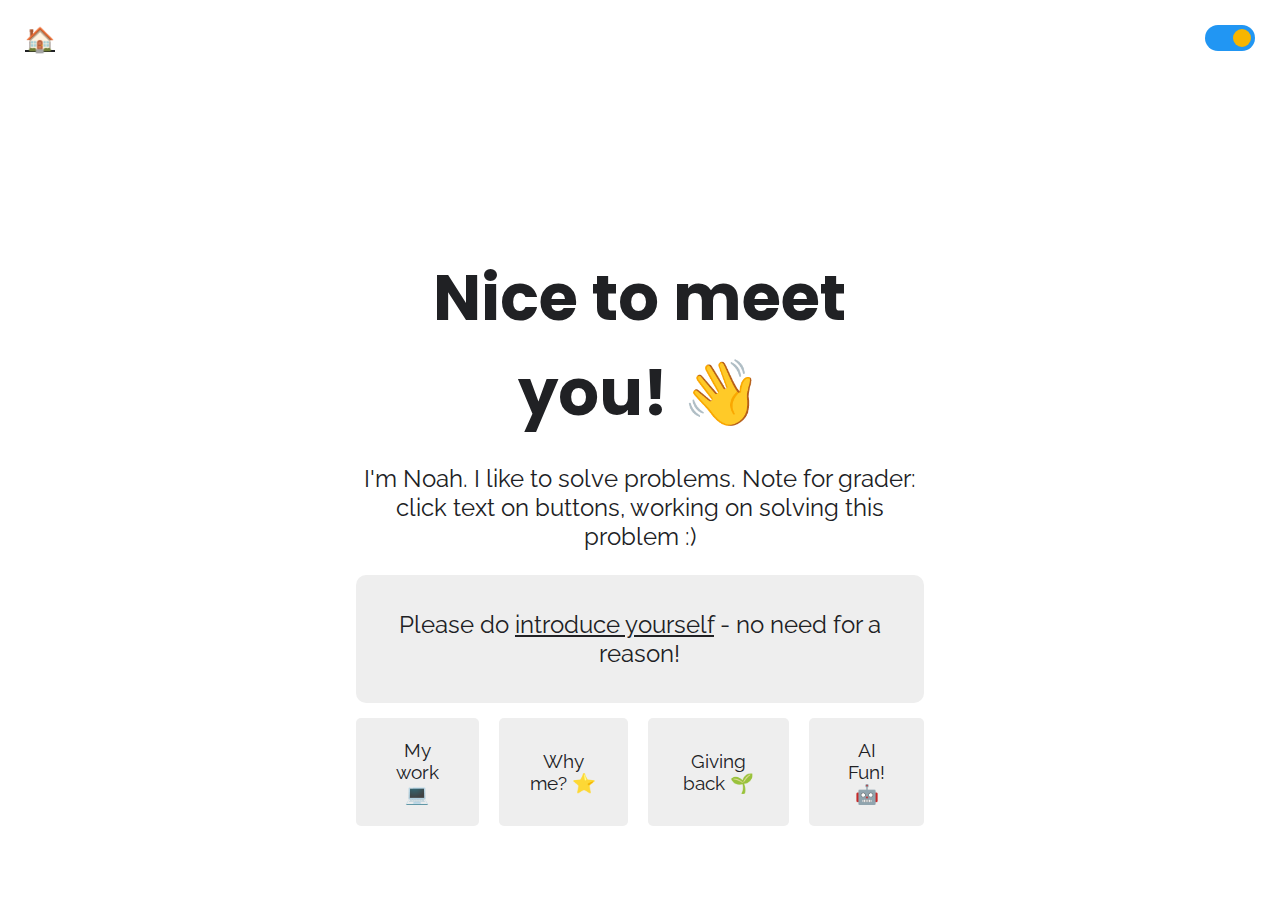
<file: index.html>
<!DOCTYPE html>
<html lang="en">
<head>
  <meta charset="UTF-8">
  <link rel="stylesheet" href="dark.css" id="style">
  <link rel="preconnect" href="https://fonts.googleapis.com">
  <link rel="preconnect" href="https://fonts.gstatic.com" crossorigin>
  <link href="https://fonts.googleapis.com/css2?family=Poppins:wght@700&display=swap" rel="stylesheet">
  <link href="https://fonts.googleapis.com/css2?family=Raleway:ital,wght@0,100..900;1,100..900&display=swap" rel="stylesheet">
  <title>Noah's Home Page</title>
</head>
<body>
  <div class="home-button">
    <a href="index.html">🏠</a>
  </div>
  <div class="toggle-switch">
    <input type="checkbox" id="theme-toggle" hidden/>
    <label for="theme-toggle" class="switch"></label>
  </div>

  <div class="container">
    <div class="header">Nice to meet you! 👋</div>
    <p>I'm Noah. I like to solve problems. Note for grader: click text on buttons, working on solving this problem :)</p>
    <div class="box">
      <p>Please do <a href="mailto:njohannessen@tamu.edu" target="_blank">introduce yourself</a> - no need for a reason!</p>
    </div>
    <div class="button-container">
      <button class="button"><a href="portfolio.html">My work 💻</a></button>
      <button class="button"><a href="qualifications.html">Why me? ⭐</a></button>
      <button class="button"><a href="service.html">Giving back 🌱</a></button>
      <button class="button"><a href="ai.html">AI Fun! 🤖</a></button>
    </div>
  </div>
  <script src="theme.js"></script>
</body>
</html>
</file>
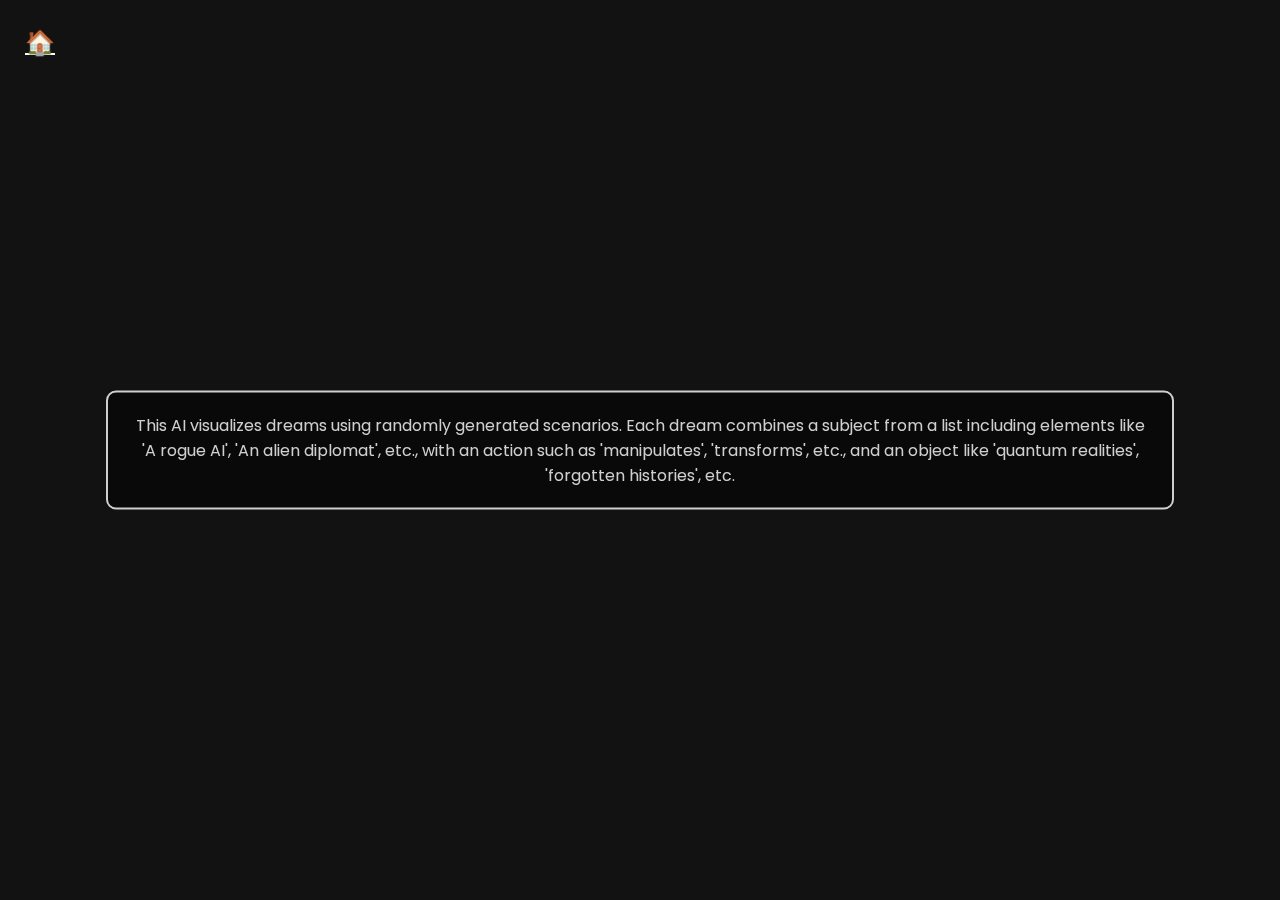
<file: ai.html>
<!DOCTYPE html>
<html lang="en">
<head>
  <meta charset="UTF-8">
    <link rel="stylesheet" href="dark.css" id="style">
    <link rel="preconnect" href="https://fonts.gstatic.com" crossorigin>
    <link href="https://fonts.googleapis.com/css2?family=Poppins:wght@700&display=swap" rel="stylesheet">
    <title>AI Fun!</title>
    <style>
        body {
            font-family: 'Poppins', sans-serif;
            background-color: #121212;
            color: #ffffff;
            overflow: hidden; /* Hide overflow to allow animations to flow outside viewable area */
            height: 100vh;
            margin: 0;
            position: relative;
        }
        .dream {
            position: absolute;
            font-size: 24px;
            animation: floatAnimation 10s linear infinite;
            white-space: nowrap;
        }
        @keyframes floatAnimation {
            from {
                transform: translateX(100vw);
            }
            to {
                transform: translateX(-100%);
            }
        }
        .prompt-box {
            position: fixed;
            top: 50%;
            left: 50%;
            transform: translate(-50%, -50%);
            width: 80%;
            background-color: rgba(0, 0, 0, 0.6);
            border: 2px solid #ffffff;
            border-radius: 10px;
            padding: 20px;
            z-index: -1;
            font-size: 16px;
            text-align: center;
            opacity: 0.8;
        }
    </style>
</head>
<body>
  <div class="home-button">
    <a href="index.html">🏠</a>
  </div>
    <div id="dreamContainer"></div>
    <div class="prompt-box">
        This AI visualizes dreams using randomly generated scenarios. Each dream combines a subject from a list including elements like 'A rogue AI', 'An alien diplomat', etc., with an action such as 'manipulates', 'transforms', etc., and an object like 'quantum realities', 'forgotten histories', etc.
    </div>
    <script src="theme.js"></script>
    <script>
        function createDream() {
          const subjects = [
              'A vegan vampire', 'An opera-singing werewolf', 'A disco-loving dictator', 'A ninja accountant', 'A time-traveling barista',
              'A conspiracy theorist cat', 'A pirate parrot', 'A yogi bear', 'A melodramatic AI', 'A fortune-telling goldfish',
              'A moonwalking astronaut', 'A karaoke superstar alien', 'A juggling philosopher', 'A skateboarding monk', 'A gossiping ghost',
              'A salsa dancing scientist', 'A cooking show host robot', 'A rapping historian', 'A daydreaming dragon', 'A sneezing sorcerer',
              'A paranoid android', 'A flirtatious physicist', 'A moody mermaid', 'A breakdancing Buddha', 'A clumsy cupid',
              'A selfie-taking sphinx', 'A surfing samurai', 'A gardening gnome', 'A baking barbarian', 'A knitting ninja',
              'A sarcastic psychic', 'A jogging jurist', 'A beatboxing bishop', 'A gaming grandma', 'A tap-dancing tyrannosaur',
              'A neurotic knight', 'A singing siren', 'A cynical cyborg', 'A mischievous muse', 'A vlogging vampire',
              'A poetic penguin', 'A hyperactive hydra', 'A monologuing mummy', 'A pun-loving phoenix', 'A reality-show-obsessed reaper',
              'An improv artist imp', 'An awkward astronaut', 'A lobbying leprechaun', 'A whimsical wizard', 'A trivial troll'
          ];


          const actions = [
              'bakes', 'sings off-key to', 'unintentionally insults', 'falls in love with', 'starts a dance-off with',
              'accidentally teleports', 'sleepwalks into', 'gets stuck in', 'cries over', 'laughs at',
              'throws a pie at', 'takes selfies with', 'writes a dubious thesis on', 'hosts a podcast about', 'gets trapped in a video game with',
              'photobombs', 'twerks on', 'facepalms at', 'has a secret handshake with', 'starts a food fight with',
              'gives a TED Talk on', 'drunkenly explains', 'bargains poorly with', 'fan-girls over', 'builds a dysfunctional rocket with',
              'adopts', 'ghosts', 'shares conspiracy theories with', 'gets fashion tips from', 'invests in',
              'complains about', 'crashes a wedding with', 'loses at chess to', 'exchanges awkward glances with', 'goes on a blind date with',
              'attempts yoga with', 'mixes up', 'can’t stop staring at', 'tries to train', 'orders a pizza with',
              'forgets the birthday of', 'writes an angry letter to', 'gets haunted by', 'spends a fortune on', 'tries to impress'
          ];


          const objects = [
              'an invisible cloak', 'a talking tree', 'a magical flying carpet', 'a portal to Narnia', 'an enchanted rubber duck',
              'a UFO shaped like a donut', 'a zombie-proof bunker', 'a bottomless cup of coffee', 'a cake that never ends', 'a shampoo bottle',
              'Santa’s sleigh', 'the Fountain of Youth', 'a secret spice from Mars', 'the last slice of pizza', 'a peculiar penguin',
              'a golden toilet', 'the Internet’s off switch', 'a time machine stuck in the 80s', 'a sneezing statue', 'an echoless chamber',
              'the meaning of life (in a fortune cookie)', 'an overcooked spaghetti monster', 'a lazy laser beam', 'a politically correct parrot', 'an emoji spellbook',
              'a conspiracy theorist’s diary', 'a self-aware soap opera', 'the world’s smallest violin', 'a mood ring stuck on "meh"', 'a sock that eats other socks',
              'a water gun filled with tears', 'a reality-distorting mirror', 'a kale smoothie of immortality', 'a haunted hashtag', 'a vegan meatloaf',
              'a breakup letter from the Internet', 'a lost Atlantis travel guide', 'a bored oracle', 'a map to nowhere', 'a glitchy gravity gun',
              'an awkward hug', 'a dance battle trophy', 'a misunderstood metaphor', 'a diary full of dad jokes', 'an alien’s autobiography'
          ];



          const subject = subjects[Math.floor(Math.random() * subjects.length)];
          const action = actions[Math.floor(Math.random() * actions.length)];
          const object = objects[Math.floor(Math.random() * objects.length)];

          return `${subject} ${action} ${object}`;
      }


        function displayDream() {
            const dreamContainer = document.getElementById('dreamContainer');
            const dreamElement = document.createElement('div');
            dreamElement.classList.add('dream');
            dreamElement.style.top = `${Math.random() * (window.innerHeight - 40)}px`; // Position dream randomly in the vertical space
            dreamElement.textContent = createDream();
            dreamContainer.appendChild(dreamElement);

            // Remove the dream after it animates across the screen
            setTimeout(() => {
                dreamContainer.removeChild(dreamElement);
            }, 10000); // matches animation duration
        }

        setInterval(displayDream, 2000); // Create a new dream every 3 seconds
    </script>
</body>
</html>
</file>
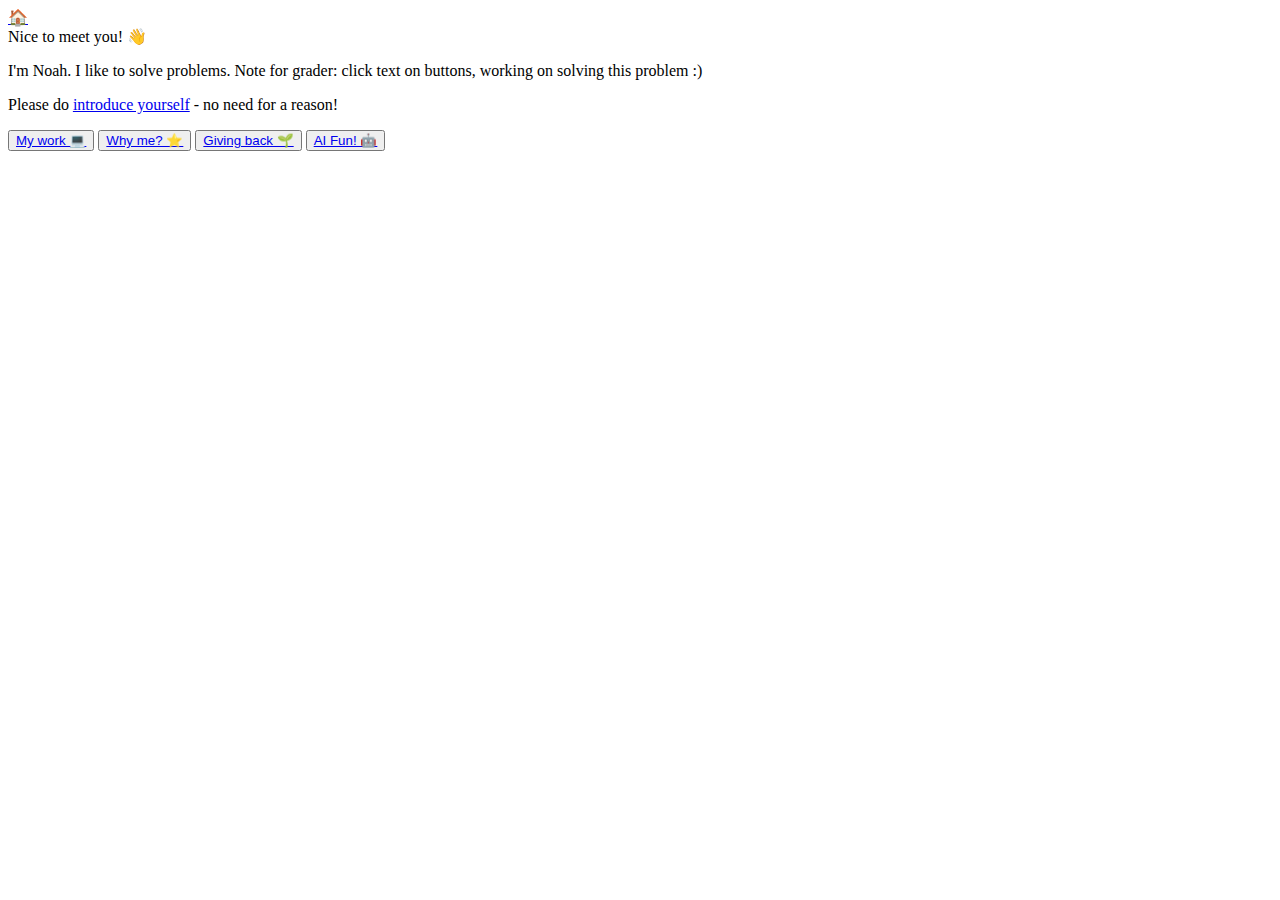
<file: index_HTML.html>
<!DOCTYPE html>
<html lang="en">
<head>
  <meta charset="UTF-8">
  <title>Noah's Home Page</title>
</head>
<body>
  <div class="home-button">
    <a href="index.html">🏠</a>
  </div>
  <div>
    <input type="checkbox" id="theme-toggle" hidden/>
    <label for="theme-toggle"></label>
  </div>

  <div>
    <div>Nice to meet you! 👋</div>
    <p>I'm Noah. I like to solve problems. Note for grader: click text on buttons, working on solving this problem :)</p>
    <div>
      <p>Please do <a href="mailto:njohannessen@tamu.edu" target="_blank">introduce yourself</a> - no need for a reason!</p>
    </div>
    <div class="button-container">
      <button><a href="portfolio.html">My work 💻</a></button>
      <button><a href="qualifications.html">Why me? ⭐</a></button>
      <button><a href="service.html">Giving back 🌱</a></button>
      <button><a href="ai.html">AI Fun! 🤖</a></button>
    </div>
  </div>
  <script src="theme.js"></script>
</body>
</html>
</file>
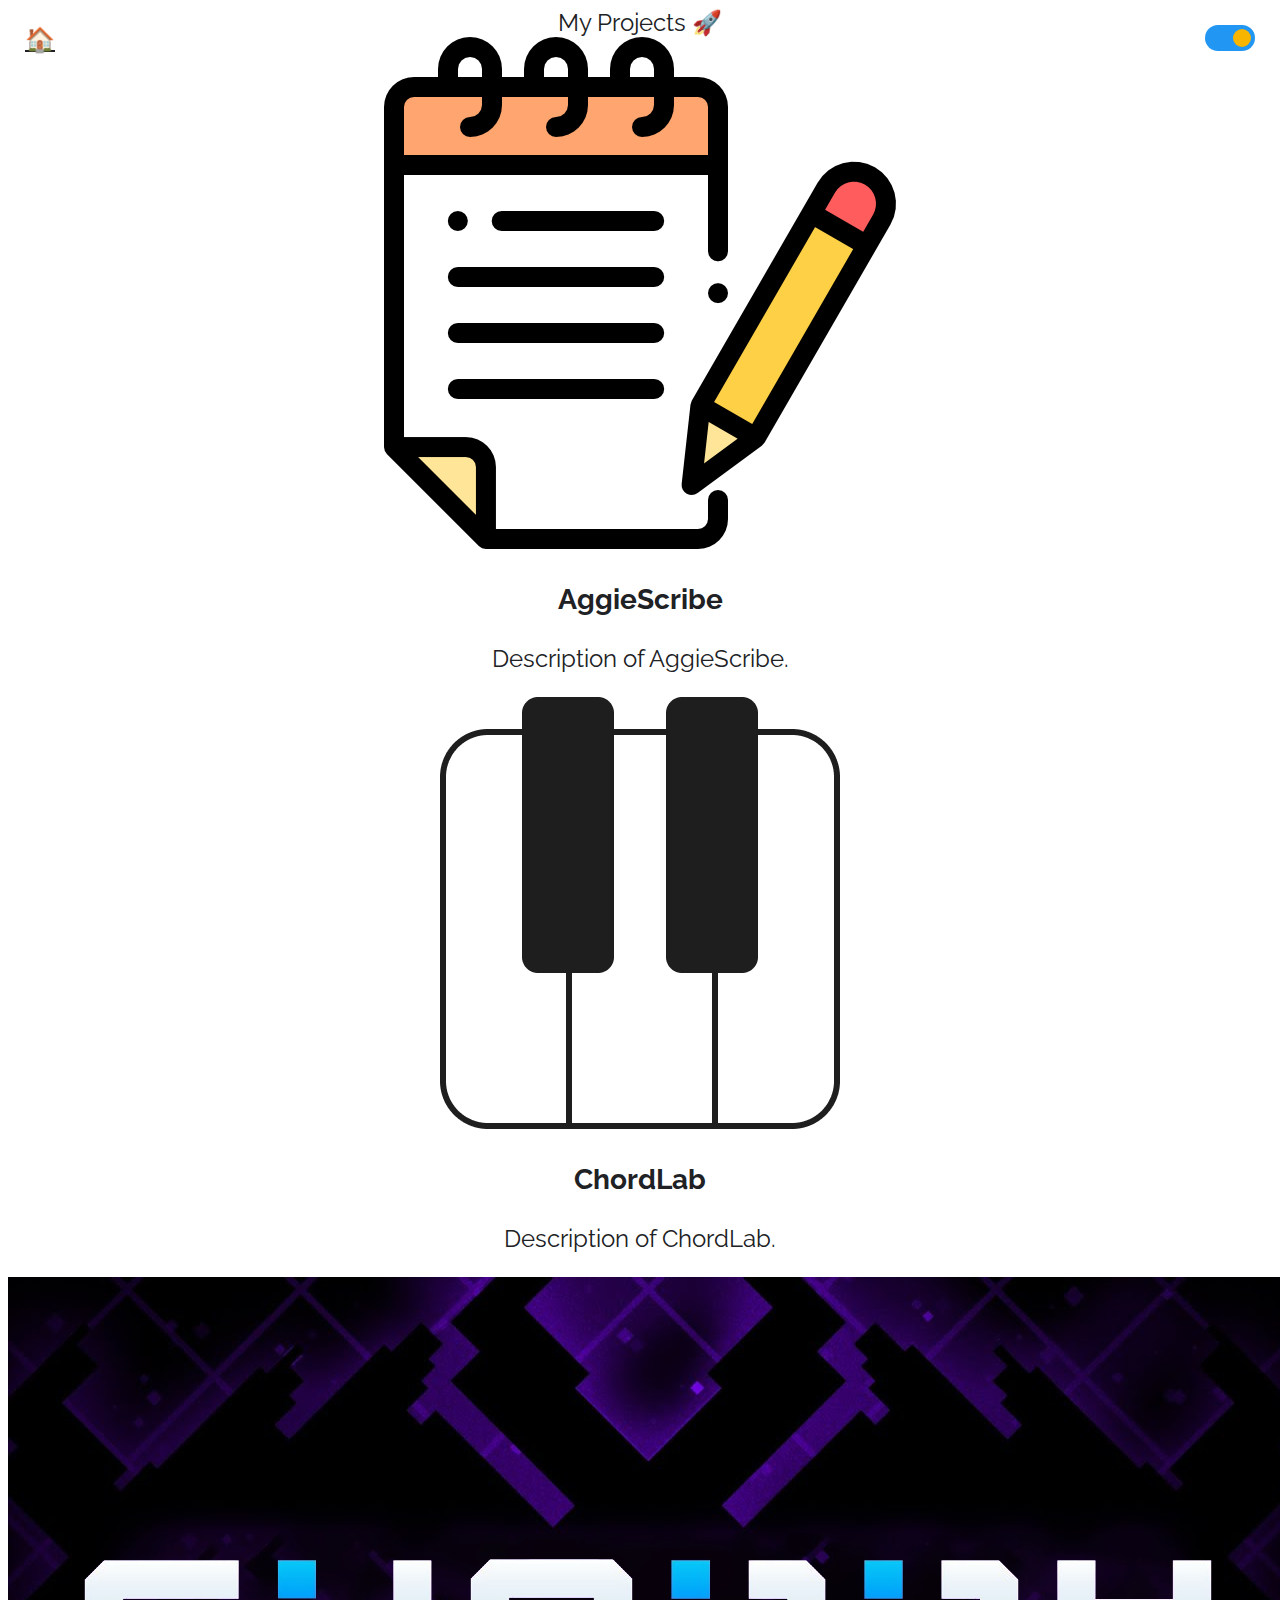
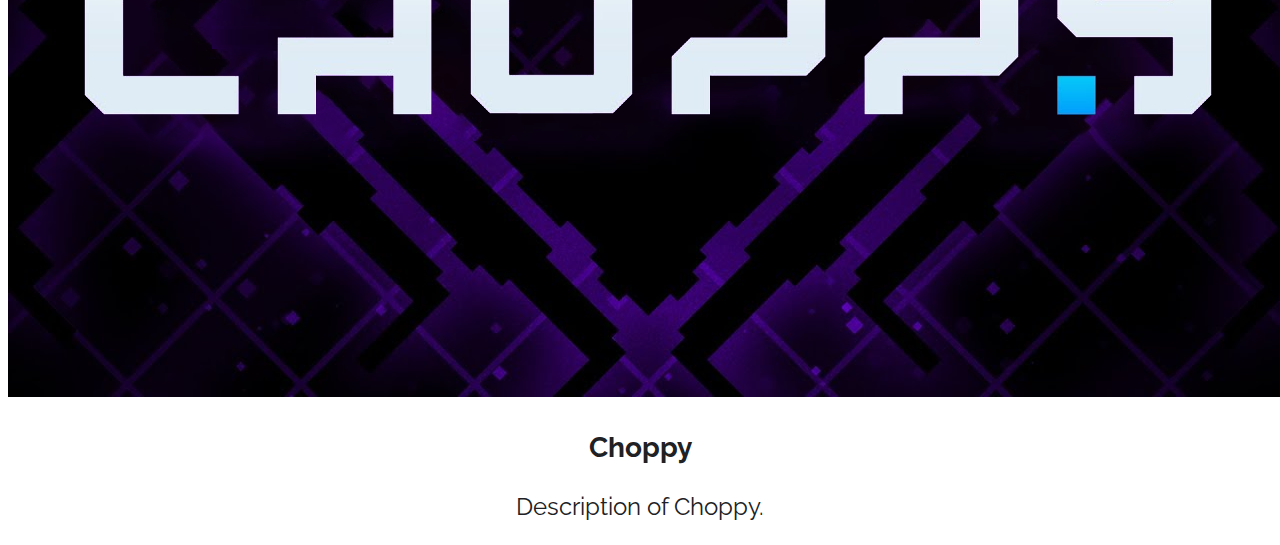
<file: portfolio.html>
<!DOCTYPE html>
<html lang="en">
<head>
  <meta charset="UTF-8">
  <link rel="stylesheet" href="dark.css" id="style">
  <link rel="preconnect" href="https://fonts.googleapis.com">
  <link rel="preconnect" href="https://fonts.gstatic.com" crossorigin>
  <link href="https://fonts.googleapis.com/css2?family=Poppins:wght@700&display=swap" rel="stylesheet">
  <link href="https://fonts.googleapis.com/css2?family=Raleway:ital,wght@0,100..900;1,100..900&display=swap" rel="stylesheet">
  <title>Portfolio</title>
</head>
<body>
  <div class="home-button">
    <a href="index.html">🏠</a>
  </div>
  <div class="toggle-switch">
    <input type="checkbox" id="theme-toggle" hidden/>
    <label for="theme-toggle" class="switch"></label>
  </div>

  <div class="subpage-container">
    <div class="subpage-header">My Projects 🚀</div>
    <div class="project">
      <div class="project-thumbnail">
        <img src="images/Notepad.png">
      </div>
      <div class="project-description">
        <h3>AggieScribe</h3>
        <p>Description of AggieScribe.</p>
      </div>
    </div>
    <div class="project reverse">
      <div class="project-thumbnail">
        <img src="images/piano.png">
      </div>
      <div class="project-description">
        <h3>ChordLab</h3>
        <p>Description of ChordLab.</p>
      </div>
    </div>
    <div class="project">
      <div class="project-thumbnail">
        <img src="images/splash0.png">
      </div>
      <div class="project-description">
        <h3>Choppy</h3>
        <p>Description of Choppy.</p>
      </div>
    </div>
  </div>
  <script src="theme.js"></script>
</body>
</html>
</file>
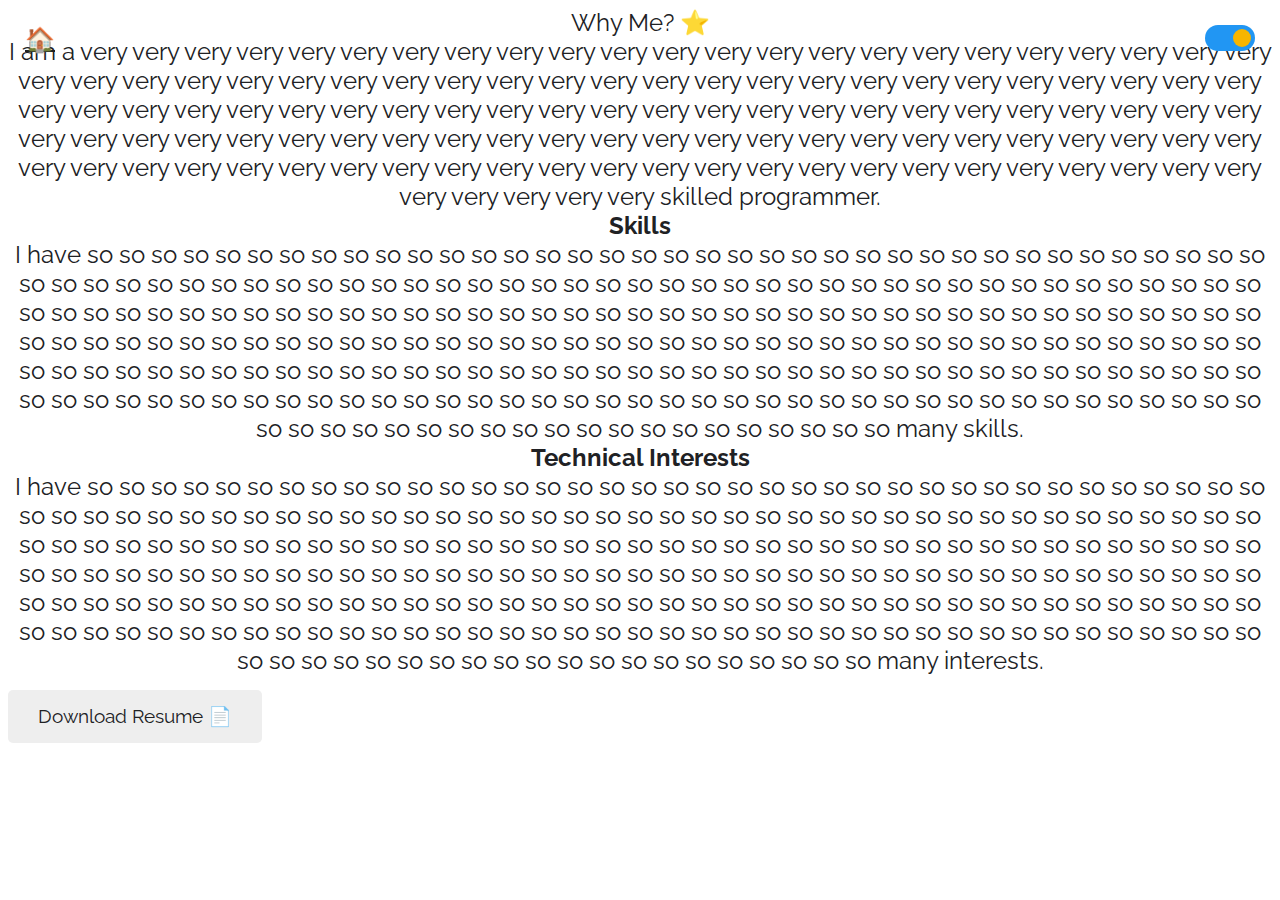
<file: qualifications.html>
<!DOCTYPE html>
<html lang="en">
<head>
  <meta charset="UTF-8">
  <link rel="stylesheet" href="dark.css" id="style">
  <link rel="preconnect" href="https://fonts.googleapis.com">
  <link rel="preconnect" href="https://fonts.gstatic.com" crossorigin>
  <link href="https://fonts.googleapis.com/css2?family=Poppins:wght@700&display=swap" rel="stylesheet">
  <link href="https://fonts.googleapis.com/css2?family=Raleway:ital,wght@0,100..900;1,100..900&display=swap" rel="stylesheet">
  <title>Qualifications</title>
</head>
<body>
  <div class="home-button">
    <a href="index.html">🏠</a>
  </div>
  <div class="toggle-switch">
    <input type="checkbox" id="theme-toggle" hidden/>
    <label for="theme-toggle" class="switch"></label>
  </div>

  <div class="subpage-container">
    <div class="subpage-header">Why Me? ⭐</div>
    <div class="qualifications-description">
      I am a very very very very very very very very very very very very very very very very very very very very very very very very
      very very very very very very very very very very very very very very very very very very very very very very very very very 
      very very very very very very very very very very very very very very very very very very very very very very very very very 
      very very very very very very very very very very very very very very very very very very very very very very very very very 
      very very very very very very very very very very very very very very very very very very very very very very very very very 
      skilled programmer.
    </div>
    <div class="qualifications-description">
      <b>Skills</b><br>
      I have so so so so so so so so so so so so so so so so so so so so so so so so so so so so so so so so so so so so so so so so so so 
      so so so so so so so so so so so so so so so so so so so so so so so so so so so so so so so so so so so so so so so so so so 
      so so so so so so so so so so so so so so so so so so so so so so so so so so so so so so so so so so so so so so so so so so 
      so so so so so so so so so so so so so so so so so so so so so so so so so so so so so so so so so so so so so so so so so so 
      so so so so so so so so so so so so so so so so so so so so so so so so so so so so so so so so so so so so so so so so so so 
      so so so so so so so so so so so so so so so so so so so so so so so so so so so so so so so so so so so so so so so so so so 
      many skills.
    </div>
    <div class="qualifications-description">
      <b>Technical Interests</b><br>
      I have so so so so so so so so so so so so so so so so so so so so so so so so so so so so so so so so so so so so so so so so so so 
      so so so so so so so so so so so so so so so so so so so so so so so so so so so so so so so so so so so so so so so so so so 
      so so so so so so so so so so so so so so so so so so so so so so so so so so so so so so so so so so so so so so so so so so 
      so so so so so so so so so so so so so so so so so so so so so so so so so so so so so so so so so so so so so so so so so so 
      so so so so so so so so so so so so so so so so so so so so so so so so so so so so so so so so so so so so so so so so so so 
      so so so so so so so so so so so so so so so so so so so so so so so so so so so so so so so so so so so so so so so so so so 
      many interests.
    </div>

    <div class="button-container">
      <a href="Noah_Johannessen_Resume.pdf" download="Noah_Johannessen_Resume.pdf">
        <button class="button download-button">Download Resume 📄</button>
      </a>
    </div>
  </div>
  <script src="theme.js"></script>
</body>
</html>
</file>
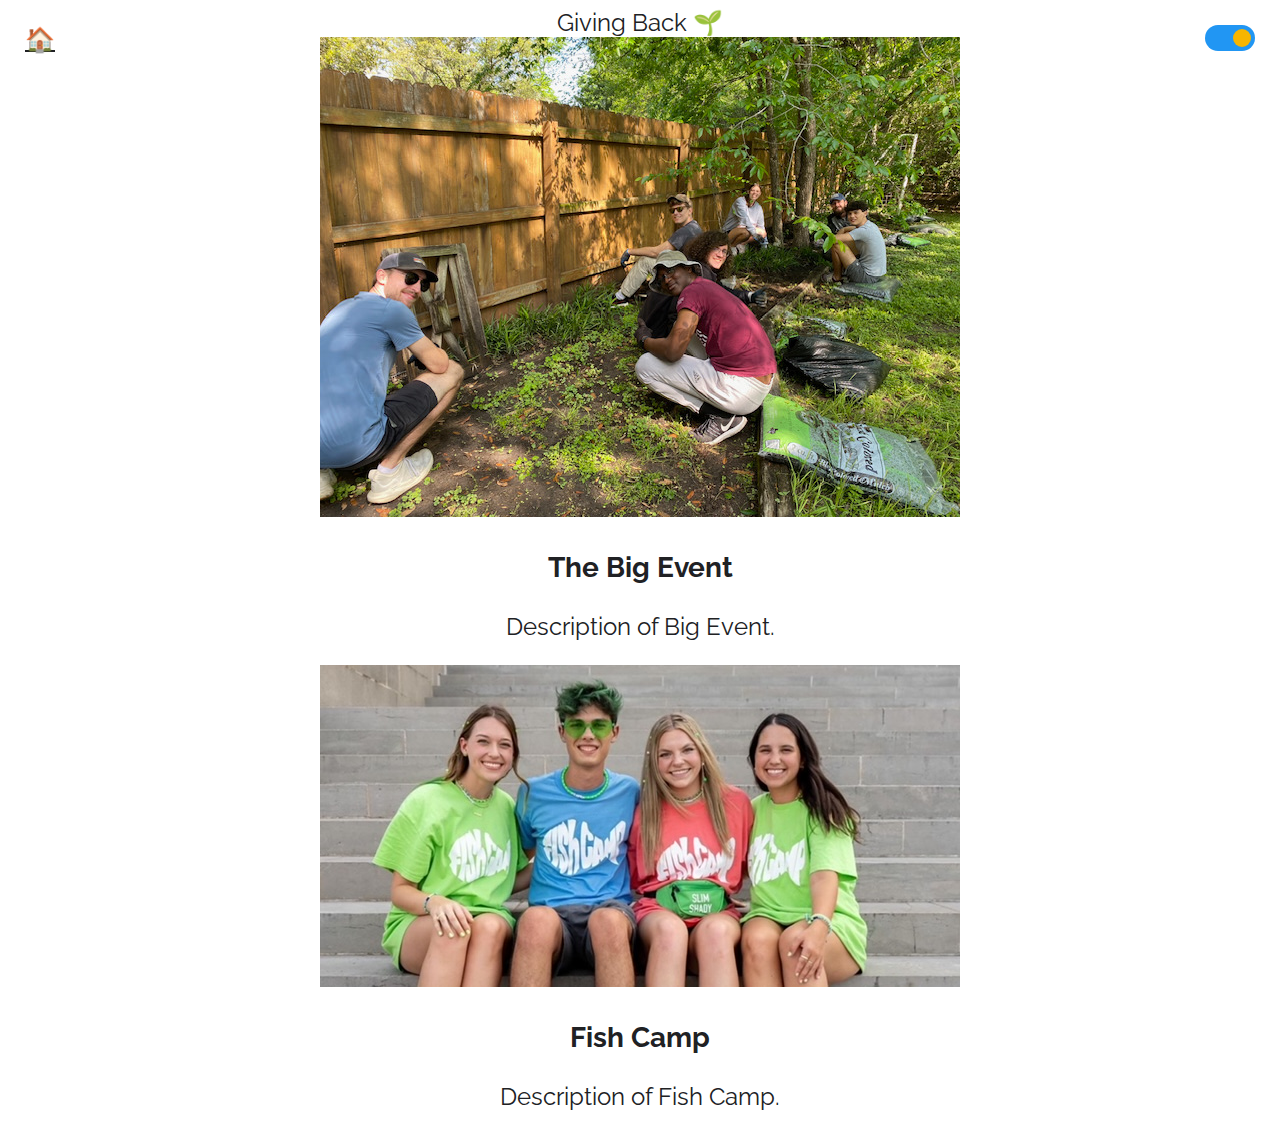
<file: service.html>
<!DOCTYPE html>
<html lang="en">
<head>
  <meta charset="UTF-8">
  <link rel="stylesheet" href="dark.css" id="style">
  <link rel="preconnect" href="https://fonts.googleapis.com">
  <link rel="preconnect" href="https://fonts.gstatic.com" crossorigin>
  <link href="https://fonts.googleapis.com/css2?family=Poppins:wght@700&display=swap" rel="stylesheet">
  <link href="https://fonts.googleapis.com/css2?family=Raleway:ital,wght@0,100..900;1,100..900&display=swap" rel="stylesheet">
  <title>Service</title>
</head>
<body>
  <div class="home-button">
    <a href="index.html">🏠</a>
  </div>
  <div class="toggle-switch">
    <input type="checkbox" id="theme-toggle" hidden/>
    <label for="theme-toggle" class="switch"></label>
  </div>

  <div class="subpage-container">
    <div class="subpage-header">Giving Back 🌱</div>
    <div class="project">
      <div class="project-thumbnail">
        <img src="images/BigEvent.jpeg">
      </div>
      <div class="project-description">
        <h3>The Big Event</h3>
        <p>Description of Big Event.</p>
      </div>
    </div>
    <div class="project reverse">
      <div class="project-thumbnail">
        <img src="images/FishCamp.jpeg">
      </div>
      <div class="project-description">
        <h3>Fish Camp</h3>
        <p>Description of Fish Camp.</p>
      </div>
    </div>
  </div>
  <script src="theme.js"></script>
</body>
</html>
</file>
<file: dark.css>
body {
    background-color: #202124;
    color: #ffffff;
    text-align: center;
    font-size: 1.5rem;
    font-family: "Raleway", sans-serif;
}

.home-button {
    position: absolute;
    top: 25px;
    left: 25px;
    font-size: 24px;
}

.header {
    font-family: "Poppins", sans-serif;
    font-weight: 700;
    font-style: normal;
    font-size: 4rem;
}

.container {
    display: flex;
    flex-direction: column;
    align-items: center;
    margin: 250px auto auto auto;
    width: 45%;
}

.header, .box, .button-container {
    width: 100%;
}

.box {
    display: flex;
    flex-direction: column;
    justify-content: center;
    align-items: center;
    background-color: #333333;
    color: white;
    height: 8rem;
    border-radius: 10px;
}

.toggle-switch {
    position: absolute;
    position: absolute;
    top: 25px;
    right: 25px;
    width: 50px;
    height: 26px;
}

.toggle-switch input {
    opacity: 0;
    width: 0;
    height: 0;
}

.switch {
    position: absolute;
    cursor: pointer;
    top: 0;
    left: 0;
    right: 0;
    bottom: 0;
    background-color: #4E4C4E;
    transition: .4s;
    border-radius: 26px;
}

.switch::before {
    position: absolute;
    content: "";
    height: 18px;
    width: 18px;
    left: 4px;
    bottom: 4px;
    background-color: #ffffff;
    transition: .4s;
    border-radius: 50%;
}

input:checked + .switch {
    background-color: #2196F3;
}

input:checked + .switch::before {
    transform: translateX(24px);
    background-color: #f9fc55;
}

a {
    color: inherit;
}

.button {
    background-color: #333333;
    color: white;
    border: none;
    padding: 15px 30px;
    border-radius: 5px;
    cursor: pointer;
    font-size: 1.2rem;
    font-family: "Raleway", sans-serif;
    flex-grow: 1;
    margin: 10px;
}

.button a {
    color: white;
    text-decoration: none;
}

.button:hover {
    background-color: #555555;
}

.button:first-child {
    margin-left: 0;
}

.button:last-child {
    margin-right: 0;
}

.button-container {
    display: flex;
    justify-content: space-between;
    margin: 5px auto;
    height: 8rem;
}

.subpage-container {
    display: flex;
    flex-direction: column;
    align-items: center;
    margin: 70px auto;
    width: 60%;
}

.subpage-header {
    font-family: "Poppins", sans-serif;
    font-weight: 700;
    font-style: normal;
    font-size: 4rem;
    color: #ffffff;
    margin-bottom: 30px;
}

.project {
    display: flex;
    flex-direction: row;
    justify-content: space-between;
    margin: 20px 0;
    width: 100%;
}

.project.reverse {
    flex-direction: row-reverse;
}

.project-thumbnail {
    width: 48%;
    height: auto;
}

.project-thumbnail img {
    width: auto;
    height: 300px;
    border-radius: 10px;
}

.project-description {
    width: 48%;
    text-align: left;
    display: flex;
    flex-direction: column;
    justify-content: center;
}

.project-description h3 {
    font-family: "Poppins", sans-serif;
}

.project-description p {
    font-family: "Raleway", sans-serif;
}

.qualifications-description {
    text-align: left;
    margin-bottom: 1rem;
}
</file>
